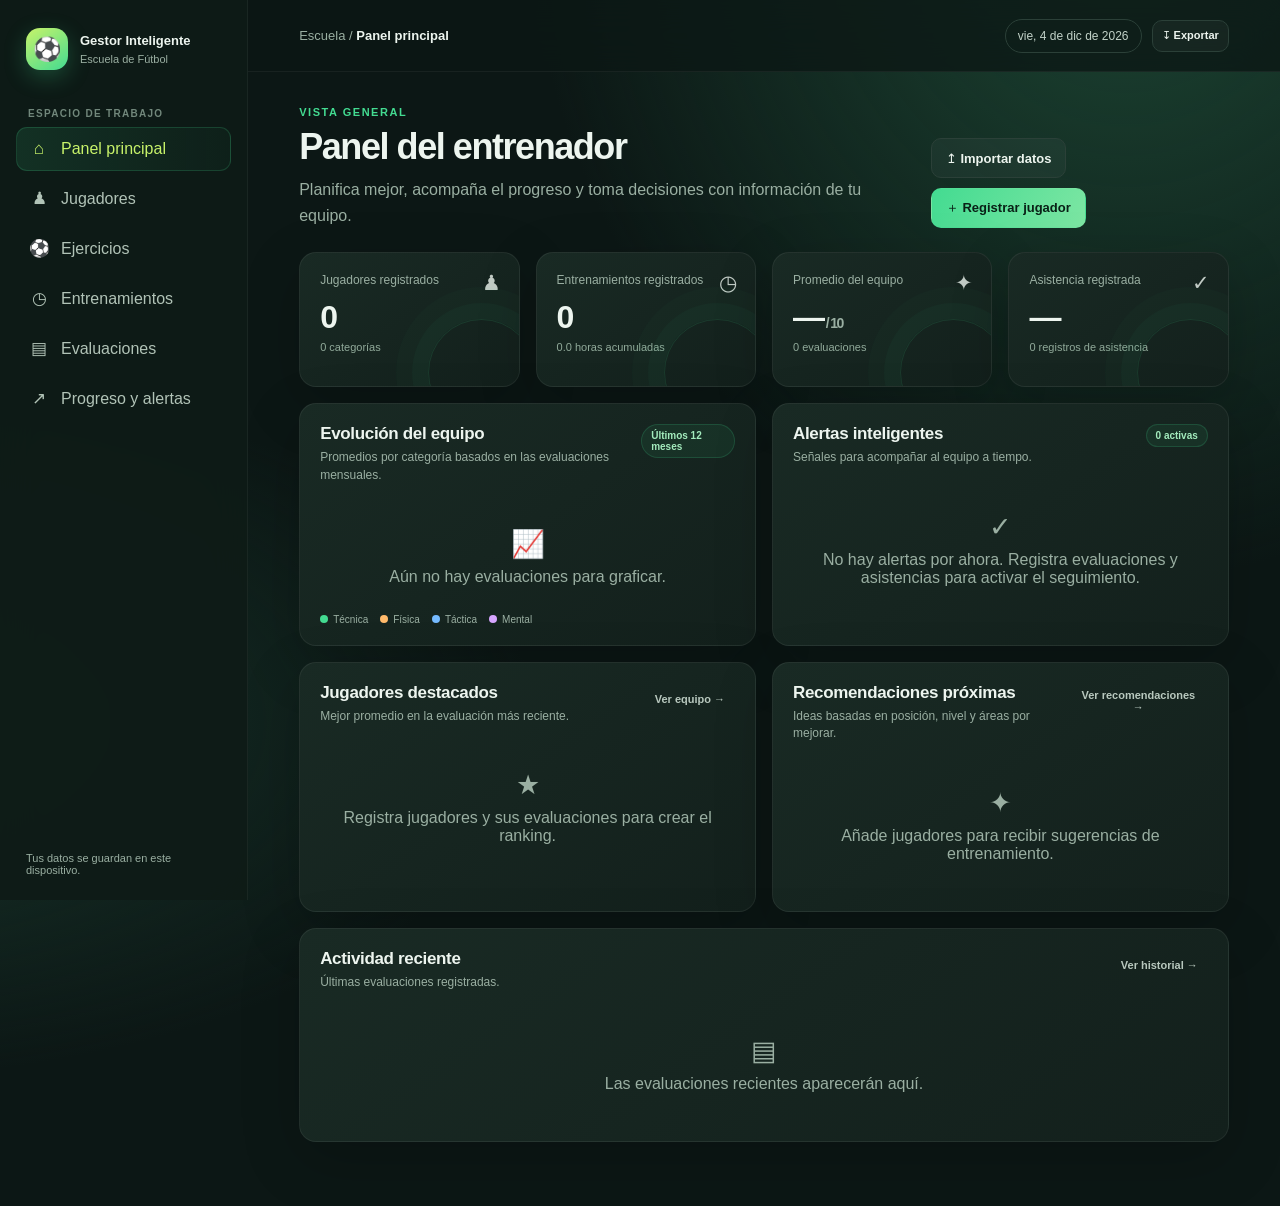
<file: index.html>
<!DOCTYPE html>
<html lang="es">
<head>
  <meta charset="UTF-8">
  <meta name="viewport" content="width=device-width, initial-scale=1">
  <meta name="theme-color" content="#0c1715">
  <title>Gestor Inteligente para Escuela de Fútbol</title>
  <style>
    :root {
      color-scheme: dark;
      --bg: #0c1715;
      --surface: #14221e;
      --surface-2: #192a24;
      --line: #2b4038;
      --text: #edf5ef;
      --muted: #9aafa2;
      --green: #43db91;
      --green-dark: #1e8c5c;
      --lime: #c8f36a;
      --blue: #75baff;
      --orange: #ffba6b;
      --red: #ff7777;
      --shadow: 0 18px 60px #0003;
      font-family: Inter, "Segoe UI", Arial, sans-serif;
      font-synthesis: none;
      background: var(--bg);
      color: var(--text);
    }

    * { box-sizing: border-box; }

    body {
      min-width: 320px;
      min-height: 100vh;
      margin: 0;
      background:
        radial-gradient(ellipse at 88% -12%, #1d4835 0, transparent 38%),
        radial-gradient(ellipse at -15% 60%, #18352b 0, transparent 35%),
        var(--bg);
    }

    button, input, select, textarea { font: inherit; }
    button { cursor: pointer; }
    button:focus-visible, input:focus-visible, select:focus-visible, textarea:focus-visible {
      outline: 3px solid var(--lime);
      outline-offset: 2px;
    }

    .app-shell { min-height: 100vh; }
    .hidden { display: none !important; }
    .account-menu { display: flex; align-items: center; gap: 8px; }
    .account-name { max-width: 180px; overflow: hidden; text-overflow: ellipsis; white-space: nowrap; color: var(--text); font-size: 12px; }
    .sidebar {
      position: fixed;
      z-index: 5;
      inset: 0 auto 0 0;
      display: flex;
      width: 248px;
      flex-direction: column;
      padding: 24px 16px;
      border-right: 1px solid #ffffff0d;
      background: #0e1b17ed;
      backdrop-filter: blur(18px);
    }

    .brand {
      display: flex;
      align-items: center;
      gap: 12px;
      padding: 4px 10px 26px;
    }

    .brand-mark {
      display: grid;
      width: 42px;
      height: 42px;
      place-items: center;
      border-radius: 14px;
      background: linear-gradient(145deg, var(--lime), var(--green));
      color: #10241b;
      font-size: 23px;
      font-weight: 900;
      box-shadow: 0 7px 22px #43db9140;
    }

    .brand strong { display: block; font-size: 13px; line-height: 1.25; }
    .brand small { display: block; margin-top: 4px; color: var(--muted); font-size: 11px; }
    .nav-label {
      padding: 12px 12px 8px;
      color: #71877b;
      font-size: 10px;
      font-weight: 800;
      letter-spacing: .13em;
      text-transform: uppercase;
    }

    .nav-list { display: grid; gap: 5px; }
    .nav-button {
      display: flex;
      align-items: center;
      gap: 12px;
      width: 100%;
      padding: 11px 12px;
      border: 1px solid transparent;
      border-radius: 11px;
      background: transparent;
      color: #b1c3b7;
      text-align: left;
      transition: .18s ease;
    }
    .nav-button:hover { background: #ffffff09; color: var(--text); }
    .nav-button.active {
      border-color: #43db912e;
      background: linear-gradient(90deg, #43db911e, #43db9108);
      color: var(--lime);
    }
    .nav-icon { width: 20px; color: inherit; font-size: 17px; text-align: center; }
    .sidebar-footer { margin-top: auto; padding: 14px 10px 0; color: var(--muted); font-size: 11px; }

    .main-area { min-height: 100vh; margin-left: 248px; }
    .topbar {
      position: sticky;
      z-index: 4;
      top: 0;
      display: flex;
      min-height: 72px;
      align-items: center;
      justify-content: space-between;
      gap: 16px;
      padding: 12px clamp(20px, 4vw, 52px);
      border-bottom: 1px solid #ffffff0d;
      background: #0c1715c9;
      backdrop-filter: blur(18px);
    }
    .breadcrumb { color: var(--muted); font-size: 13px; }
    .breadcrumb strong { color: var(--text); }
    .top-actions { display: flex; align-items: center; gap: 10px; }
    .today-chip {
      padding: 9px 12px;
      border: 1px solid var(--line);
      border-radius: 999px;
      color: #c2d2c8;
      font-size: 12px;
    }
    .content { width: min(1500px, 100%); margin: 0 auto; padding: 34px clamp(20px, 4vw, 52px) 64px; }
    .page-heading { display: flex; align-items: flex-end; justify-content: space-between; gap: 18px; margin-bottom: 24px; }
    .eyebrow { margin-bottom: 8px; color: var(--green); font-size: 11px; font-weight: 800; letter-spacing: .14em; text-transform: uppercase; }
    h1 { margin: 0; font-size: clamp(26px, 4vw, 36px); letter-spacing: -.04em; }
    .page-description { max-width: 690px; margin: 9px 0 0; color: var(--muted); line-height: 1.6; }
    h2, h3, p { margin-top: 0; }
    h2 { margin-bottom: 5px; font-size: 17px; letter-spacing: -.02em; }
    h3 { margin-bottom: 6px; font-size: 15px; }
    .muted { color: var(--muted); }
    .small { font-size: 12px; }
    .row { display: flex; align-items: center; gap: 10px; }
    .row.wrap { flex-wrap: wrap; }
    .row.between { justify-content: space-between; }
    .stack { display: grid; gap: 16px; }
    .grid { display: grid; gap: 16px; }
    .grid-2 { grid-template-columns: repeat(2, minmax(0, 1fr)); }
    .grid-3 { grid-template-columns: repeat(3, minmax(0, 1fr)); }
    .grid-4 { grid-template-columns: repeat(4, minmax(0, 1fr)); }

    .card {
      min-width: 0;
      padding: 20px;
      border: 1px solid #ffffff10;
      border-radius: 17px;
      background: linear-gradient(145deg, #192a24, #13201c);
      box-shadow: var(--shadow);
      animation: enter .3s ease both;
    }
    @keyframes enter { from { opacity: 0; transform: translateY(7px); } to { opacity: 1; transform: translateY(0); } }
    .card-header { display: flex; align-items: flex-start; justify-content: space-between; gap: 12px; margin-bottom: 16px; }
    .card-header p { margin: 4px 0 0; color: var(--muted); font-size: 12px; line-height: 1.45; }

    .button {
      display: inline-flex;
      min-height: 40px;
      align-items: center;
      justify-content: center;
      gap: 8px;
      padding: 9px 14px;
      border: 1px solid transparent;
      border-radius: 10px;
      background: linear-gradient(120deg, var(--green), #7de6a3);
      color: #092016;
      font-size: 13px;
      font-weight: 800;
      transition: transform .15s ease, filter .15s ease;
    }
    .button:hover { filter: brightness(1.08); transform: translateY(-1px); }
    .button.secondary { border-color: var(--line); background: #ffffff09; color: var(--text); }
    .button.ghost { min-height: 34px; padding: 6px 9px; border-color: transparent; background: transparent; color: #b8c8be; }
    .button.danger { border-color: #ff777735; background: #ff777718; color: #ff9b9b; }
    .button.small-button { min-height: 32px; padding: 5px 9px; font-size: 11px; }
    .button:disabled { cursor: not-allowed; opacity: .45; transform: none; }

    .metric-card { position: relative; overflow: hidden; min-height: 135px; }
    .metric-card::after { position: absolute; right: -16px; bottom: -40px; width: 105px; height: 105px; border: 1px solid #43db9120; border-radius: 50%; content: ""; box-shadow: 0 0 0 16px #43db9108, 0 0 0 32px #43db9105; }
    .metric-label { color: var(--muted); font-size: 12px; }
    .metric-value { margin: 12px 0 5px; font-size: 32px; font-weight: 800; letter-spacing: -.05em; }
    .metric-foot { color: #91aa9a; font-size: 11px; }
    .metric-icon { position: absolute; top: 18px; right: 18px; font-size: 21px; opacity: .8; }

    .toolbar { display: flex; flex-wrap: wrap; align-items: center; gap: 10px; margin-bottom: 16px; }
    .toolbar .search { flex: 1 1 230px; }
    .input, .select, .textarea {
      width: 100%;
      min-height: 41px;
      padding: 10px 12px;
      border: 1px solid #344a40;
      border-radius: 10px;
      background: #0e1915;
      color: var(--text);
    }
    .textarea { min-height: 85px; resize: vertical; }
    .input::placeholder, .textarea::placeholder { color: #75897d; }
    .field { display: grid; gap: 7px; }
    .field > span { color: #b9cbbf; font-size: 12px; font-weight: 650; }
    .form-grid { display: grid; grid-template-columns: repeat(2, minmax(0, 1fr)); gap: 14px; }
    .form-grid .full { grid-column: 1 / -1; }
    .form-actions { display: flex; justify-content: flex-end; gap: 9px; margin-top: 18px; }
    .form-error { min-height: 17px; margin: 10px 0 0; color: var(--red); font-size: 12px; }
    .inline-form { padding: 18px; border: 1px solid var(--line); border-radius: 14px; background: #0f1b16; }

    .player-grid, .exercise-grid { display: grid; grid-template-columns: repeat(3, minmax(0, 1fr)); gap: 14px; }
    .player-card { padding: 17px; border: 1px solid #ffffff10; border-radius: 15px; background: #172720; }
    .avatar { display: grid; width: 43px; height: 43px; flex: 0 0 auto; place-items: center; border: 1px solid #8be6ad35; border-radius: 14px; background: #43db9118; color: var(--lime); font-weight: 850; }
    .player-name { margin: 0; font-size: 15px; }
    .player-meta { margin: 5px 0 13px; color: var(--muted); font-size: 11px; }
    .player-stats { display: grid; grid-template-columns: repeat(3, 1fr); gap: 7px; padding: 10px 0; border-top: 1px solid #ffffff0d; border-bottom: 1px solid #ffffff0d; }
    .player-stats strong { display: block; font-size: 14px; }
    .player-stats span { color: var(--muted); font-size: 10px; }
    .card-actions { display: flex; flex-wrap: wrap; gap: 3px; margin-top: 10px; }
    .badge { display: inline-flex; align-items: center; padding: 5px 9px; border: 1px solid #43db912c; border-radius: 999px; background: #43db9112; color: #a3ebbd; font-size: 10px; font-weight: 750; }
    .badge.blue { border-color: #75baff35; background: #75baff12; color: #9bcaff; }
    .badge.orange { border-color: #ffba6b35; background: #ffba6b12; color: #ffca8d; }
    .badge.red { border-color: #ff777735; background: #ff777712; color: #ff9999; }
    .category-tech { color: var(--lime); }
    .category-tactic { color: var(--blue); }
    .category-physical { color: var(--orange); }
    .category-mental { color: #d6a5ff; }

    .exercise-card { padding: 17px; border: 1px solid #ffffff10; border-radius: 14px; background: #172720; }
    .exercise-card p { margin: 8px 0; color: #b4c5ba; font-size: 12px; line-height: 1.5; }
    .exercise-card .exercise-material { color: #819589; font-size: 11px; }
    .exercise-tags { display: flex; flex-wrap: wrap; gap: 6px; margin-top: 12px; }
    .exercise-actions { display: flex; gap: 8px; margin-top: 14px; }
    .exercise-demo {
      height: 150px;
      margin-top: 14px;
      overflow: hidden;
      border: 1px solid #ffffff16;
      border-radius: 12px;
      background: #1a3b2e;
    }
    .exercise-demo svg { width: 100%; height: 100%; display: block; }
    .exercise-demo .demo-label { fill: #edf5ef; font-family: Inter, "Segoe UI", Arial, sans-serif; font-size: 10px; font-weight: 700; }
    .exercise-guide { margin-top: 12px; padding-top: 12px; border-top: 1px solid #ffffff10; }
    .exercise-guide ol { margin: 8px 0 12px; padding-left: 20px; color: #cfdbd2; font-size: 12px; line-height: 1.65; }
    .exercise-timer { min-width: 82px; font-size: 24px; font-weight: 800; text-align: right; }

    .table-wrap { overflow-x: auto; }
    table { width: 100%; border-collapse: collapse; font-size: 12px; }
    th { padding: 10px; color: #859a8d; font-size: 10px; letter-spacing: .08em; text-align: left; text-transform: uppercase; }
    td { padding: 12px 10px; border-top: 1px solid #ffffff0d; color: #cfdbd2; vertical-align: middle; }
    tbody tr:hover { background: #ffffff05; }

    .alert-list, .recommendation-list { display: grid; gap: 9px; }
    .alert-item, .recommendation-item { display: flex; gap: 11px; padding: 12px; border: 1px solid #ffffff0d; border-radius: 12px; background: #ffffff05; }
    .alert-dot { width: 9px; height: 9px; flex: 0 0 auto; margin-top: 5px; border-radius: 50%; background: var(--orange); box-shadow: 0 0 13px currentColor; }
    .alert-dot.high { background: var(--red); }
    .alert-item strong, .recommendation-item strong { display: block; margin-bottom: 3px; font-size: 12px; }
    .alert-item p, .recommendation-item p { margin: 0; color: var(--muted); font-size: 11px; line-height: 1.45; }
    .recommendation-item .rec-number { color: var(--green); font-weight: 850; }

    .chart { width: 100%; min-height: 220px; }
    .chart svg { display: block; width: 100%; height: 220px; overflow: visible; }
    .chart .grid-line { stroke: #ffffff12; stroke-width: 1; }
    .chart .axis-label { fill: #80958a; font: 10px "Segoe UI", sans-serif; }
    .chart .chart-line { fill: none; stroke: var(--green); stroke-linecap: round; stroke-linejoin: round; stroke-width: 3; }
    .chart .chart-dot { fill: var(--lime); stroke: #193126; stroke-width: 2; }
    .chart .chart-area { fill: url(#chartFill); }
    .chart-legend { display: flex; flex-wrap: wrap; gap: 12px; color: var(--muted); font-size: 10px; }
    .chart-legend span::before { display: inline-block; width: 8px; height: 8px; margin-right: 5px; border-radius: 50%; background: var(--green); content: ""; }
    .chart-legend .physical::before { background: var(--orange); }
    .chart-legend .tactic::before { background: var(--blue); }
    .chart-legend .mental::before { background: #d6a5ff; }

    .empty-state { padding: 28px 14px; color: var(--muted); text-align: center; }
    .empty-state .empty-icon { margin-bottom: 8px; font-size: 27px; }
    .notice { margin-bottom: 16px; padding: 12px 14px; border: 1px solid #ffba6b40; border-radius: 11px; background: #ffba6b12; color: #ffcb91; font-size: 12px; }
    .toast { position: fixed; z-index: 20; right: 22px; bottom: 22px; max-width: min(390px, calc(100vw - 40px)); padding: 13px 17px; border: 1px solid #43db9150; border-radius: 12px; background: #192b23; color: var(--text); box-shadow: var(--shadow); animation: enter .2s ease; }
    .toast.error { border-color: #ff777760; }
    .hidden { display: none !important; }
    .progress-track { height: 7px; overflow: hidden; border-radius: 99px; background: #ffffff12; }
    .progress-fill { height: 100%; border-radius: inherit; background: linear-gradient(90deg, var(--green), var(--lime)); }
    .score-bar { display: grid; grid-template-columns: 120px 1fr 28px; align-items: center; gap: 10px; margin: 10px 0; font-size: 11px; }
    .score-bar .progress-track { height: 6px; }
    .score-bar strong { text-align: right; }
    .select-small { width: auto; min-width: 130px; }
    .rating-grid { display: grid; grid-template-columns: repeat(3, minmax(0, 1fr)); gap: 9px 14px; }
    .rating-grid .field { grid-template-columns: 1fr 90px; align-items: center; gap: 8px; }
    .rating-grid .field > span { font-size: 11px; }
    .file-input { display: none; }

    @media (max-width: 1150px) {
      .grid-4 { grid-template-columns: repeat(2, minmax(0, 1fr)); }
      .player-grid, .exercise-grid { grid-template-columns: repeat(2, minmax(0, 1fr)); }
    }
    @media (max-width: 800px) {
      .sidebar { position: sticky; inset: 0 0 auto; width: 100%; height: auto; padding: 10px 12px; border-right: 0; border-bottom: 1px solid #ffffff10; }
      .brand { padding: 2px 5px 9px; }
      .brand-mark { width: 34px; height: 34px; border-radius: 11px; font-size: 18px; }
      .nav-label, .sidebar-footer { display: none; }
      .nav-list { display: flex; overflow-x: auto; gap: 5px; padding-bottom: 2px; }
      .nav-button { width: auto; flex: 0 0 auto; padding: 8px 10px; font-size: 11px; white-space: nowrap; }
      .nav-icon { width: auto; font-size: 14px; }
      .main-area { margin-left: 0; }
      .topbar { position: relative; min-height: 52px; padding: 10px 18px; }
      .content { padding: 25px 18px 45px; }
    }
    @media (max-width: 600px) {
      .grid-2, .grid-3, .grid-4, .player-grid, .exercise-grid { grid-template-columns: 1fr; }
      .page-heading { align-items: flex-start; flex-direction: column; }
      .page-heading .button { width: 100%; }
      .form-grid { grid-template-columns: 1fr; }
      .form-grid .full { grid-column: auto; }
      .rating-grid { grid-template-columns: 1fr; }
      .today-chip { display: none; }
      .score-bar { grid-template-columns: 100px 1fr 24px; }
      .tool-actions { width: 100%; }
      .tool-actions > * { flex: 1; }
    }
    @media (prefers-reduced-motion: reduce) {
      *, *::before, *::after { scroll-behavior: auto !important; animation-duration: .01ms !important; transition-duration: .01ms !important; }
    }
  </style>
</head>
<body>
  <div class="app-shell" id="app-shell">
    <aside class="sidebar">
      <div class="brand">
        <div class="brand-mark" aria-hidden="true">⚽</div>
        <div><strong>Gestor Inteligente</strong><small>Escuela de Fútbol</small></div>
      </div>
      <div class="nav-label">Espacio de trabajo</div>
      <nav class="nav-list" aria-label="Navegación principal">
        <button class="nav-button active" data-page="dashboard"><span class="nav-icon">⌂</span>Panel principal</button>
        <button class="nav-button" data-page="players"><span class="nav-icon">♟</span>Jugadores</button>
        <button class="nav-button" data-page="exercises"><span class="nav-icon">⚽</span>Ejercicios</button>
        <button class="nav-button" data-page="sessions"><span class="nav-icon">◷</span>Entrenamientos</button>
        <button class="nav-button" data-page="evaluations"><span class="nav-icon">▤</span>Evaluaciones</button>
        <button class="nav-button" data-page="progress"><span class="nav-icon">↗</span>Progreso y alertas</button>
      </nav>
      <div class="sidebar-footer">Tus datos se guardan en este dispositivo.</div>
    </aside>
    <div class="main-area">
      <header class="topbar">
        <div class="breadcrumb">Escuela / <strong id="breadcrumb-current">Panel principal</strong></div>
        <div class="top-actions">
          <span class="today-chip" id="today-chip"></span>
          <button class="button secondary small-button" id="export-group-top" type="button">↧ Exportar</button>
        </div>
      </header>
      <main class="content" id="app-content" tabindex="-1"></main>
    </div>
  </div>
  <div id="toast" class="toast hidden" role="status"></div>
  <input id="import-file" class="file-input" type="file" accept="application/json,.json">

  <script>
    "use strict";

    const STORAGE_KEY = "gestor-inteligente-escuela-futbol-v1";
    let currentAccount = null;
    const categories = {
      Tecnica: ["Pase", "Control", "Regate", "Tiro"],
      Fisica: ["Velocidad", "Resistencia", "Fuerza", "Agilidad"],
      Tactica: ["Posicionamiento", "Vision de juego", "Comprension tactica"],
      Mental: ["Disciplina", "Concentracion", "Motivacion", "Liderazgo"]
    };
    const metrics = Object.entries(categories).flatMap(([category, items]) =>
      items.map((name) => ({ category, name }))
    );
    const categoryClass = { Tecnica: "category-tech", Tactica: "category-tactic", Fisica: "category-physical", Psicologica: "category-mental" };
    const metricCategory = {
      Pase: "Tecnica", Control: "Tecnica", Regate: "Tecnica", Tiro: "Tecnica",
      Velocidad: "Fisica", Resistencia: "Fisica", Fuerza: "Fisica", Agilidad: "Fisica",
      Posicionamiento: "Tactica", "Vision de juego": "Tactica", "Comprension tactica": "Tactica",
      Disciplina: "Mental", Concentracion: "Mental", Motivacion: "Mental", Liderazgo: "Mental"
    };

    const exerciseSeed = [
      ["Técnica","Conducción en carriles","Mejorar el dominio del balón a distintas velocidades.","Conduce el balón por carriles marcados; alterna superficies de contacto y cambia de dirección a la señal.","Conos, balones",12,"Media","Básico"],
      ["Técnica","Circuito de pase corto","Perfeccionar precisión y perfil corporal en pases cortos.","En grupos de tres, realizar pases a uno o dos toques y cambiar de posición tras cada pase.","Balones, conos",15,"Media","Todos"],
      ["Técnica","Pase largo por zonas","Mejorar distancia y precisión en el pase largo.","Buscar que el balón llegue a zonas objetivo, alternando pierna dominante y no dominante.","Balones, conos, petos",18,"Media","Intermedio"],
      ["Técnica","Recepción bajo presión","Asegurar la recepción orientada con un rival cercano.","Recibir un pase, proteger el balón y jugar con un compañero antes de perder la posesión.","Balones, petos",15,"Alta","Intermedio"],
      ["Técnica","Control orientado y salida","Orientar el primer toque hacia el espacio libre.","Recibir desde diferentes ángulos y controlar hacia una puerta de conos para continuar la jugada.","Balones, conos",12,"Media","Todos"],
      ["Técnica","Regate 1 contra 1","Desarrollar fintas, cambio de ritmo y protección del balón.","Superar al defensor en un espacio reducido y conducir hasta una línea de finalización.","Balones, petos, conos",16,"Alta","Intermedio"],
      ["Técnica","Finalización en movimiento","Mejorar definición tras conducción y pase.","Alternar conducciones y paredes antes de rematar a portería desde distintas zonas.","Balones, portería, conos",20,"Alta","Intermedio"],
      ["Técnica","Reto de precisión","Aumentar la precisión del tiro y la selección del objetivo.","Rematar a zonas señaladas de la portería desde varias posiciones, registrando aciertos.","Balones, portería, objetivos",15,"Media","Todos"],
      ["Táctica","Rondo de posesión","Mejorar apoyos, líneas de pase y velocidad de circulación.","Mantener la posesión en superioridad numérica y cambiar al jugador que presiona tras recuperar.","Balones, petos",15,"Alta","Todos"],
      ["Táctica","Coberturas defensivas","Coordinar ayudas y equilibrio defensivo.","En parejas, orientar al atacante mientras el compañero cubre el espacio y cierra la línea de pase.","Balones, conos, petos",18,"Media","Intermedio"],
      ["Táctica","Presión tras pérdida","Reaccionar colectivamente durante los primeros segundos tras perder el balón.","El equipo intenta recuperar el balón inmediatamente; si no lo logra, reorganiza sus líneas.","Balones, petos",16,"Alta","Avanzado"],
      ["Táctica","Transición defensa-ataque","Mejorar la salida rápida después de recuperar el balón.","Tras una recuperación, encontrar una opción de pase hacia adelante y progresar hacia portería.","Balones, petos, porterías",20,"Alta","Intermedio"],
      ["Táctica","Sistemas de juego en zonas","Comprender ocupación de espacios y funciones por línea.","Practicar movimientos del sistema elegido con balón y pausas breves para corregir posiciones.","Conos, petos, balones",22,"Media","Avanzado"],
      ["Física","Aceleraciones de 10 metros","Desarrollar la velocidad de reacción y aceleración inicial.","Realizar salidas variadas hacia una marca; recuperar completamente entre repeticiones.","Conos, cronómetro",12,"Alta","Todos"],
      ["Física","Resistencia aeróbica con balón","Sostener esfuerzos moderados y mantener calidad técnica.","Completar bloques de carrera y conducción intercalados con pausas activas.","Balones, conos",20,"Media","Todos"],
      ["Física","Fuerza funcional unilateral","Mejorar estabilidad y fuerza aplicable a cambios de dirección.","Realizar zancadas, equilibrio y saltos controlados con técnica supervisada.","Conos, bandas opcionales",16,"Media","Intermedio"],
      ["Física","Saltos y potencia","Desarrollar potencia de piernas con aterrizajes seguros.","Alternar saltos cortos y aceleraciones, priorizando control y calidad sobre cantidad.","Conos, escalera opcional",12,"Alta","Intermedio"],
      ["Física","Agilidad en cuadrícula","Mejorar frenadas, giros y coordinación de pies.","Responder a señales del entrenador recorriendo diferentes patrones en una cuadrícula.","Conos, escalera",12,"Alta","Todos"],
      ["Psicológica","Rutina de concentración","Entrenar atención antes de ejecutar una acción técnica.","Observar una señal, recordar una consigna y resolver la tarea con distracciones controladas.","Balones, tarjetas de señales",10,"Baja","Todos"],
      ["Psicológica","Liderazgo rotativo","Practicar comunicación positiva y toma de iniciativa.","Rotar la capitanía en un juego reducido; cada líder propone una consigna sencilla y anima al grupo.","Balones, petos",15,"Baja","Todos"],
      ["Psicológica","Desafío de equipo","Fortalecer cooperación y responsabilidad compartida.","El equipo alcanza una meta de pases con roles rotativos y reflexión final sobre la colaboración.","Balones, conos",12,"Media","Todos"],
      ["Psicológica","Decidir antes de recibir","Acelerar la lectura del juego y la toma de decisiones.","Antes del control, observar opciones y elegir pase, conducción o protección según la señal del entorno.","Balones, petos, conos",15,"Media","Intermedio"]
    ].map(([category,name,objective,description,materials,duration,intensity,level], index) => ({
      id: `exercise-${index + 1}`, category, name, objective, description, materials, duration, intensity, level
    }));

    let state = loadState();
    let currentPage = "dashboard";
    let playerSearch = "";
    let exerciseSearch = "";
    let exerciseCategoryFilter = "Todas";
    let editingPlayerId = null;
    let toastTimeout = null;
    let pendingExerciseId = null;

    function getDataKey() {
      return STORAGE_KEY;
    }

    function loadState() {
      const fallback = { players: [], sessions: [], evaluations: [], exercises: exerciseSeed };
      try {
        const saved = localStorage.getItem(getDataKey());
        if (!saved) return fallback;
        const parsed = JSON.parse(saved);
        return {
          players: Array.isArray(parsed.players) ? parsed.players : [],
          sessions: Array.isArray(parsed.sessions) ? parsed.sessions : [],
          evaluations: Array.isArray(parsed.evaluations) ? parsed.evaluations : [],
          exercises: Array.isArray(parsed.exercises) && parsed.exercises.length ? parsed.exercises : exerciseSeed
        };
      } catch (error) {
        window.setTimeout(() => notify("No se pudieron cargar los datos guardados. Revisa el almacenamiento del navegador.", true), 0);
        return fallback;
      }
    }

    function saveState() {
      try {
        localStorage.setItem(getDataKey(), JSON.stringify(state));
        return true;
      } catch (error) {
        notify("No se pudieron guardar los cambios. El almacenamiento puede estar lleno o deshabilitado.", true);
        return false;
      }
    }

    function notify(message, isError = false) {
      const toast = document.querySelector("#toast");
      toast.textContent = message;
      toast.classList.toggle("error", isError);
      toast.classList.remove("hidden");
      window.clearTimeout(toastTimeout);
      toastTimeout = window.setTimeout(() => toast.classList.add("hidden"), 3400);
    }

    function escapeHtml(value) {
      return String(value ?? "").replace(/[&<>"']/g, (character) => ({
        "&": "&amp;", "<": "&lt;", ">": "&gt;", '"': "&quot;", "'": "&#39;"
      })[character]);
    }

    function safeNumber(value, digits = 1) {
      return Number.isFinite(Number(value)) ? Number(value).toFixed(digits) : "0";
    }

    function uid(prefix) {
      return `${prefix}-${Date.now().toString(36)}-${Math.random().toString(36).slice(2, 8)}`;
    }

    function dateToday() {
      const now = new Date();
      return `${now.getFullYear()}-${String(now.getMonth() + 1).padStart(2, "0")}-${String(now.getDate()).padStart(2, "0")}`;
    }

    function formatDate(date) {
      if (!date) return "Sin fecha";
      const parsed = new Date(`${date}T12:00:00`);
      return Number.isNaN(parsed.getTime()) ? date : parsed.toLocaleDateString("es-MX", { day: "2-digit", month: "short", year: "numeric" });
    }

    function slug(text) {
      return String(text).normalize("NFD").replace(/[\u0300-\u036f]/g, "").toLowerCase();
    }

    function playerName(playerId) {
      return state.players.find((player) => player.id === playerId)?.name || "Jugador eliminado";
    }

    function playerEvaluations(playerId) {
      return state.evaluations.filter((evaluation) => evaluation.playerId === playerId)
        .sort((a, b) => a.date.localeCompare(b.date) || a.createdAt - b.createdAt);
    }

    function playerSessions(playerId) {
      return state.sessions.filter((session) => session.playerId === playerId)
        .sort((a, b) => a.date.localeCompare(b.date) || a.createdAt - b.createdAt);
    }

    function evaluationAverage(evaluation) {
      const values = metrics.map((metric) => Number(evaluation.scores?.[metric.name])).filter(Number.isFinite);
      return values.length ? values.reduce((sum, value) => sum + value, 0) / values.length : 0;
    }

    function latestEvaluation(playerId) {
      return playerEvaluations(playerId).at(-1) || null;
    }

    function currentPlayerAverage(playerId) {
      const evaluation = latestEvaluation(playerId);
      return evaluation ? evaluationAverage(evaluation) : null;
    }

    function categoryAverages(evaluation) {
      return Object.fromEntries(Object.entries(categories).map(([category, names]) => {
        const values = names.map((name) => Number(evaluation?.scores?.[name])).filter(Number.isFinite);
        return [category, values.length ? values.reduce((sum, value) => sum + value, 0) / values.length : 0];
      }));
    }

    function overallAverage() {
      const values = state.players.map((player) => currentPlayerAverage(player.id)).filter(Number.isFinite);
      return values.length ? values.reduce((sum, value) => sum + value, 0) / values.length : 0;
    }

    function performanceByPeriod(period = "month") {
      const byMonth = new Map();
      state.evaluations.forEach((evaluation) => {
        const key = evaluation.date.slice(0, period === "year" ? 4 : 7);
        if (!key) return;
        if (!byMonth.has(key)) byMonth.set(key, []);
        byMonth.get(key).push(evaluation);
      });
      return [...byMonth.entries()].sort(([a], [b]) => a.localeCompare(b)).slice(-12);
    }

    function monthLabel(month) {
      const [year, number] = month.split("-").map(Number);
      return new Date(year, number - 1, 1).toLocaleDateString("es-MX", { month: "short", year: "2-digit" });
    }

    function categoryChartSvg(category = "all", period = "month") {
      const entries = performanceByPeriod(period);
      if (!entries.length) return emptyState("📈", "Aún no hay evaluaciones para graficar.");
      const chartWidth = 620, chartHeight = 205, left = 42, right = 12, top = 14, bottom = 32;
      const plotW = chartWidth - left - right, plotH = chartHeight - top - bottom;
      const lines = category === "all" ? Object.keys(categories) : [category];
      const colors = { Tecnica: "#c8f36a", Fisica: "#ffba6b", Tactica: "#75baff", Mental: "#d6a5ff" };
      const x = (index) => left + (entries.length < 2 ? plotW / 2 : index * plotW / (entries.length - 1));
      const y = (score) => top + plotH - (score / 10) * plotH;
      const grid = [0, 2, 4, 6, 8, 10].map((score) =>
        `<line class="grid-line" x1="${left}" y1="${y(score)}" x2="${chartWidth - right}" y2="${y(score)}"></line><text class="axis-label" x="${left - 10}" y="${y(score) + 3}" text-anchor="end">${score}</text>`
      ).join("");
      const labels = entries.map(([key], index) =>
        `<text class="axis-label" x="${x(index)}" y="${chartHeight - 8}" text-anchor="middle">${escapeHtml(period === "year" ? key : monthLabel(key))}</text>`
      ).join("");
      const paths = lines.map((categoryName) => {
        const points = entries.map(([, evaluations], index) => {
          const scores = evaluations.map((evaluation) => categoryAverages(evaluation)[categoryName]).filter((score) => score > 0);
          const average = scores.length ? scores.reduce((sum, score) => sum + score, 0) / scores.length : 0;
          return { x: x(index), y: y(average), score: average };
        });
        if (!points.some((point) => point.score > 0)) return "";
        const path = points.map((point, index) => `${index ? "L" : "M"}${point.x},${point.y}`).join(" ");
        const dots = points.filter((point) => point.score > 0).map((point) =>
          `<circle cx="${point.x}" cy="${point.y}" r="4" fill="${colors[categoryName]}"><title>${categoryName}: ${point.score.toFixed(1)} / 10</title></circle>`
        ).join("");
        return `<path d="${path}" fill="none" stroke="${colors[categoryName]}" stroke-width="2.5" stroke-linecap="round" stroke-linejoin="round"></path>${dots}`;
      }).join("");
      return `<div class="chart"><svg viewBox="0 0 ${chartWidth} ${chartHeight}" role="img" aria-label="Evolución mensual de evaluaciones, escala de 0 a 10">${grid}${labels}${paths}</svg></div>`;
    }

    function emptyState(icon, message) {
      return `<div class="empty-state"><div class="empty-icon">${icon}</div>${escapeHtml(message)}</div>`;
    }

    function alertsForPlayer(player) {
      const alerts = [];
      const evaluations = playerEvaluations(player.id);
      const latest = evaluations.at(-1);
      const previous = evaluations.at(-2);
      if (latest && previous) {
        const change = evaluationAverage(latest) - evaluationAverage(previous);
        if (change <= -0.7) alerts.push({ level: "high", title: `${player.name}: descenso de rendimiento`, text: `El promedio bajó ${Math.abs(change).toFixed(1)} puntos respecto a la evaluación anterior.` });
        const averages = categoryAverages(latest);
        Object.entries(averages).filter(([, value]) => value > 0 && value < 5).forEach(([category, value]) =>
          alerts.push({ level: "normal", title: `${player.name}: área por reforzar`, text: `${category} tiene un promedio de ${value.toFixed(1)} / 10.` })
        );
      } else if (latest) {
        Object.entries(categoryAverages(latest)).filter(([, value]) => value > 0 && value < 5).forEach(([category, value]) =>
          alerts.push({ level: "normal", title: `${player.name}: área por reforzar`, text: `${category} tiene un promedio de ${value.toFixed(1)} / 10.` })
        );
      }
      const sessions = playerSessions(player.id);
      const absences = sessions.filter((session) => session.attendance === "Ausente").length;
      const attendance = sessions.length ? (sessions.length - absences) / sessions.length : 1;
      if (absences >= 3 || (sessions.length >= 4 && attendance < .7)) {
        alerts.push({ level: "high", title: `${player.name}: asistencia baja`, text: `${absences} ausencias en ${sessions.length} registros (${Math.round(attendance * 100)}% de asistencia).` });
      }
      if (evaluations.length >= 3) {
        const recent = evaluations.slice(-3).map(evaluationAverage);
        if (Math.max(...recent) - Math.min(...recent) < .35) {
          alerts.push({ level: "normal", title: `${player.name}: posible estancamiento`, text: "Las últimas tres evaluaciones muestran pocos cambios en el promedio." });
        }
      }
      return alerts;
    }

    function getAllAlerts() {
      return state.players.flatMap(alertsForPlayer);
    }

    function recommendationFor(player) {
      const latest = latestEvaluation(player.id);
      const scores = latest?.scores || {};
      const weaknessText = slug(player.weaknesses || "");
      const strengthsText = slug(player.strengths || "");
      const position = slug(player.position || "");
      const priorities = [];

      metrics.forEach(({ name, category }) => {
        const value = Number(scores[name]);
        if (Number.isFinite(value) && value <= 6) {
          const aliases = {
            Pase: ["pase", "posesion"],
            Control: ["recepcion", "control orientado", "conduccion"],
            Regate: ["regate", "conduccion"],
            Tiro: ["finalizacion", "precision", "tiro"],
            Velocidad: ["aceleracion", "velocidad", "agilidad"],
            Resistencia: ["resistencia", "aerobica"],
            Fuerza: ["fuerza", "potencia"],
            Agilidad: ["agilidad", "aceleracion"],
            Posicionamiento: ["cobertura", "sistemas de juego", "presion"],
            "Vision de juego": ["posesion", "decision", "transicion"],
            "Comprension tactica": ["sistemas de juego", "transicion", "presion"],
            Disciplina: ["concentracion", "equipo"],
            Concentracion: ["concentracion", "decision"],
            Motivacion: ["equipo", "liderazgo"],
            Liderazgo: ["liderazgo", "equipo"]
          };
          (aliases[name] || [slug(name)]).forEach((term) =>
            priorities.push({ term, category, weight: 5.5 - value * .35 })
          );
        }
      });
      const weaknessTerms = [
        ["definicion", "finalizacion", "precision", "tiro"],
        ["pase", "precision de pase", "pase corto"],
        ["resistencia", "condicion fisica", "fondo"],
        ["velocidad", "aceleracion"],
        ["regate", "conduccion"],
        ["decision", "toma de decisiones", "concentracion"]
      ];
      weaknessTerms.forEach((terms) => {
        if (terms.some((term) => weaknessText.includes(term))) {
          terms.forEach((term) => priorities.push({ term, category: term.includes("decision") || term.includes("concentracion") ? "Psicologica" : "Tecnica", weight: 3 }));
        }
      });
      if (position.includes("delanter") || position.includes("extremo")) {
        priorities.push({ term: "finalizacion", category: "Tecnica", weight: 1.7 }, { term: "precision", category: "Tecnica", weight: 1.4 });
      }
      if (position.includes("portero")) priorities.push({ term: "agilidad", category: "Fisica", weight: 1.4 }, { term: "concentracion", category: "Psicologica", weight: 1 });
      if (position.includes("defensa")) priorities.push({ term: "cobertura", category: "Tactica", weight: 1.2 }, { term: "pase largo", category: "Tecnica", weight: .8 });
      if (position.includes("mediocamp")) priorities.push({ term: "posesion", category: "Tactica", weight: 1.2 }, { term: "vision de juego", category: "Tactica", weight: 1.2 });

      const candidates = state.exercises.map((exercise) => {
        const text = slug(`${exercise.name} ${exercise.objective} ${exercise.category}`);
        let score = 0;
        priorities.forEach((priority) => {
          if (text.includes(priority.term)) score += priority.weight;
          else if (slug(exercise.category).includes(slug(priority.category))) score += .2;
        });
        if (strengthsText && text.split(" ").some((word) => word.length > 4 && strengthsText.includes(word))) score -= .4;
        if (player.level === "Principiante" && exercise.level === "Avanzado") score -= 2;
        if (player.level === "Avanzado" && exercise.level === "Básico") score -= .2;
        return { exercise, score };
      }).sort((a, b) => b.score - a.score || a.exercise.duration - b.exercise.duration);

      const chosen = candidates.slice(0, 3);
      const recent = playerSessions(player.id).slice(-5);
      const hours = recent.reduce((sum, session) => sum + (session.attendance === "Presente" ? Number(session.minutes || 0) : 0), 0) / 60;
      const additions = [];
      const lowCategories = latest ? Object.entries(categoryAverages(latest)).filter(([, value]) => value > 0 && value < 6).map(([name]) => name) : [];
      if (lowCategories.includes("Fisica")) additions.push("Conviene reforzar la preparación física de forma progresiva y adecuada a su edad.");
      if (lowCategories.includes("Tecnica")) additions.push("Prioriza tareas técnicas con objetivos claros y retroalimentación breve.");
      if (lowCategories.includes("Tactica")) additions.push("Refuerza la lectura del juego con tareas reducidas y preguntas guiadas.");
      if (lowCategories.includes("Mental")) additions.push("Incluye consignas de concentración, confianza y comunicación positiva.");
      if (hours > 0) additions.push(`Acumula ${hours.toFixed(1)} h en sus últimos ${recent.length} registros de entrenamiento.`);
      if (!latest) additions.push("Registra una primera evaluación para personalizar las recomendaciones según su rendimiento.");
      return { exercises: chosen, notes: additions };
    }

    function playerProgress(player) {
      const evaluations = playerEvaluations(player.id);
      if (evaluations.length < 2) return null;
      const first = evaluationAverage(evaluations[0]);
      const last = evaluationAverage(evaluations.at(-1));
      return first > 0 ? ((last - first) / first) * 100 : null;
    }

    function playerCard(player) {
      const average = currentPlayerAverage(player.id);
      const sessions = playerSessions(player.id);
      const progress = playerProgress(player);
      const initials = player.name.split(/\s+/).slice(0, 2).map((part) => part[0]).join("").toUpperCase();
      return `<article class="player-card">
        <div class="row">
          <div class="avatar">${escapeHtml(initials)}</div>
          <div><h3 class="player-name">${escapeHtml(player.name)}</h3><div class="player-meta">${escapeHtml(player.category || "Sin categoría")} · ${escapeHtml(player.position || "Sin posición")}</div></div>
        </div>
        <div class="player-stats">
          <div><strong>${player.age} <span>años</span></strong><span>Edad</span></div>
          <div><strong>${average === null ? "—" : average.toFixed(1)}</strong><span>Promedio / 10</span></div>
          <div><strong>${progress === null ? "—" : `${progress >= 0 ? "+" : ""}${progress.toFixed(0)}%`}</strong><span>Mejora</span></div>
        </div>
        <p class="small muted" style="margin:11px 0 0">${sessions.length} registros · Nivel ${escapeHtml(player.level || "Intermedio")}</p>
        <div class="card-actions">
          <button class="button ghost small-button" data-action="edit-player" data-id="${escapeHtml(player.id)}">Editar</button>
          <button class="button ghost small-button" data-action="player-report" data-id="${escapeHtml(player.id)}">Reporte</button>
          <button class="button ghost small-button" data-action="evaluate-player" data-id="${escapeHtml(player.id)}">Evaluar</button>
          <button class="button ghost small-button" data-action="delete-player" data-id="${escapeHtml(player.id)}">Eliminar</button>
        </div>
      </article>`;
    }

    function scoreBars(evaluation) {
      return Object.entries(categoryAverages(evaluation)).map(([category, value]) => `
        <div class="score-bar"><span>${escapeHtml(category)}</span><div class="progress-track"><div class="progress-fill" style="width:${Math.max(0, Math.min(100, value * 10))}%"></div></div><strong>${value.toFixed(1)}</strong></div>`
      ).join("");
    }

    function renderDashboard() {
      const playersWithScores = state.players.map((player) => ({ player, average: currentPlayerAverage(player.id) })).filter((item) => item.average !== null);
      const featured = [...playersWithScores].sort((a, b) => b.average - a.average).slice(0, 4);
      const lowPerformers = playersWithScores.filter((item) => item.average < 5).sort((a, b) => a.average - b.average);
      const attendanceRecords = state.sessions;
      const presentCount = attendanceRecords.filter((session) => session.attendance === "Presente").length;
      const attendance = attendanceRecords.length ? Math.round(presentCount / attendanceRecords.length * 100) : 0;
      const totalHours = state.sessions.reduce((sum, session) => sum + (session.attendance === "Presente" ? Number(session.minutes || 0) : 0), 0) / 60;
      const alerts = getAllAlerts().slice(0, 4);
      const recommendations = state.players.slice(0, 4).map((player) => ({ player, recommendation: recommendationFor(player) }));
      const recentEvaluations = [...state.evaluations].sort((a, b) => b.date.localeCompare(a.date)).slice(0, 5);
      return `<div class="page-heading"><div><div class="eyebrow">Vista general</div><h1>Panel del entrenador</h1><p class="page-description">Planifica mejor, acompaña el progreso y toma decisiones con información de tu equipo.</p></div><div class="row wrap tool-actions"><button class="button secondary" data-action="import-backup">↥ Importar datos</button><button class="button" data-action="new-player">＋ Registrar jugador</button></div></div>
        <section class="grid grid-4" style="margin-bottom:16px">
          <article class="card metric-card"><span class="metric-icon">♟</span><div class="metric-label">Jugadores registrados</div><div class="metric-value">${state.players.length}</div><div class="metric-foot">${new Set(state.players.map((p) => p.category).filter(Boolean)).size} categorías</div></article>
          <article class="card metric-card"><span class="metric-icon">◷</span><div class="metric-label">Entrenamientos registrados</div><div class="metric-value">${state.sessions.length}</div><div class="metric-foot">${totalHours.toFixed(1)} horas acumuladas</div></article>
          <article class="card metric-card"><span class="metric-icon">✦</span><div class="metric-label">Promedio del equipo</div><div class="metric-value">${playersWithScores.length ? overallAverage().toFixed(1) : "—"}<span style="font-size:14px;color:var(--muted)"> / 10</span></div><div class="metric-foot">${state.evaluations.length} evaluaciones</div></article>
          <article class="card metric-card"><span class="metric-icon">✓</span><div class="metric-label">Asistencia registrada</div><div class="metric-value">${attendanceRecords.length ? `${attendance}%` : "—"}</div><div class="metric-foot">${attendanceRecords.length} registros de asistencia</div></article>
        </section>
        <section class="grid grid-2" style="margin-bottom:16px">
          <article class="card"><div class="card-header"><div><h2>Evolución del equipo</h2><p>Promedios por categoría basados en las evaluaciones mensuales.</p></div><span class="badge">Últimos 12 meses</span></div>${categoryChartSvg("all")}<div class="chart-legend"><span>Técnica</span><span class="physical">Física</span><span class="tactic">Táctica</span><span class="mental">Mental</span></div></article>
          <article class="card"><div class="card-header"><div><h2>Alertas inteligentes</h2><p>Señales para acompañar al equipo a tiempo.</p></div><span class="badge ${alerts.length ? "orange" : ""}">${alerts.length} activas</span></div><div class="alert-list">${alerts.length ? alerts.map((alert) => `<div class="alert-item"><span class="alert-dot ${alert.level === "high" ? "high" : ""}"></span><div><strong>${escapeHtml(alert.title)}</strong><p>${escapeHtml(alert.text)}</p></div></div>`).join("") : emptyState("✓", "No hay alertas por ahora. Registra evaluaciones y asistencias para activar el seguimiento.")}</div></article>
        </section>
        <section class="grid grid-2">
          <article class="card"><div class="card-header"><div><h2>Jugadores destacados</h2><p>Mejor promedio en la evaluación más reciente.</p></div><button class="button ghost small-button" data-page-link="players">Ver equipo →</button></div>${featured.length ? `<div class="stack">${featured.map(({player,average},index)=>`<div class="row between"><div class="row"><span class="badge">${index+1}</span><div><strong>${escapeHtml(player.name)}</strong><div class="small muted">${escapeHtml(player.category)} · ${escapeHtml(player.position)}</div></div></div><strong style="color:var(--lime)">${average.toFixed(1)} / 10</strong></div>`).join("")}</div>` : emptyState("★","Registra jugadores y sus evaluaciones para crear el ranking.")}${lowPerformers.length?`<div class="notice" style="margin:16px 0 0">${lowPerformers.length} jugador(es) con promedio menor a 5. Revisa sus áreas de apoyo.</div>`:""}</article>
          <article class="card"><div class="card-header"><div><h2>Recomendaciones próximas</h2><p>Ideas basadas en posición, nivel y áreas por mejorar.</p></div><button class="button ghost small-button" data-page-link="progress">Ver recomendaciones →</button></div><div class="recommendation-list">${recommendations.length ? recommendations.map(({player,recommendation})=>`<div class="recommendation-item"><span class="rec-number">→</span><div><strong>${escapeHtml(player.name)}</strong><p>${recommendation.exercises.length?`Prioriza ${escapeHtml(recommendation.exercises[0].exercise.name)}${recommendation.exercises[1]?` y ${escapeHtml(recommendation.exercises[1].exercise.name)}`:""}.`:"Completa la biblioteca para recibir sugerencias."}</p></div></div>`).join("") : emptyState("✦","Añade jugadores para recibir sugerencias de entrenamiento.")}</div></article>
        </section>
        <section class="card" style="margin-top:16px"><div class="card-header"><div><h2>Actividad reciente</h2><p>Últimas evaluaciones registradas.</p></div><button class="button ghost small-button" data-page-link="evaluations">Ver historial →</button></div>${recentEvaluations.length?`<div class="table-wrap"><table><thead><tr><th>Jugador</th><th>Fecha</th><th>Promedio</th><th>Entrenador</th></tr></thead><tbody>${recentEvaluations.map((evaluation)=>`<tr><td>${escapeHtml(playerName(evaluation.playerId))}</td><td>${formatDate(evaluation.date)}</td><td><span class="badge">${evaluationAverage(evaluation).toFixed(1)} / 10</span></td><td>${escapeHtml(evaluation.coach || "—")}</td></tr>`).join("")}</tbody></table></div>`:emptyState("▤","Las evaluaciones recientes aparecerán aquí.")}</section>`;
    }

    function playerForm(player = null) {
      editingPlayerId = player?.id || null;
      return `<div class="page-heading"><div><div class="eyebrow">${player ? "Actualizar ficha" : "Plantilla"}</div><h1>${player ? "Editar jugador" : "Gestión de jugadores"}</h1><p class="page-description">Centraliza los datos deportivos y las notas importantes de cada jugador.</p></div>${player ? `<button class="button secondary" data-action="cancel-edit">← Volver al equipo</button>` : `<button class="button" data-action="new-player">＋ Nuevo jugador</button>`}</div>
        ${player ? `<section class="card inline-form" style="max-width:850px"><form id="player-form" data-id="${escapeHtml(player.id)}">${playerFields(player)}<p id="player-form-error" class="form-error"></p><div class="form-actions"><button class="button secondary" type="button" data-action="cancel-edit">Cancelar</button><button class="button" type="submit">Guardar cambios</button></div></form></section>` : `
        <section id="new-player-panel" class="card inline-form hidden" style="margin-bottom:18px"><div class="card-header"><div><h2>Registrar jugador</h2><p>Completa los datos básicos de su ficha deportiva.</p></div><button class="button ghost" data-action="close-player-form">✕</button></div><form id="player-form">${playerFields()}<p id="player-form-error" class="form-error"></p><div class="form-actions"><button class="button secondary" type="button" data-action="close-player-form">Cancelar</button><button class="button" type="submit">Guardar jugador</button></div></form></section>
        <div class="toolbar"><input id="player-search" class="input search" type="search" placeholder="Buscar por nombre, posición o categoría..." value="${escapeHtml(playerSearch)}"><select id="player-category-filter" class="select select-small"><option value="Todas">Todas las categorías</option>${categoryOptions()}</select></div>
        <section id="player-grid" class="player-grid">${renderPlayerCards()}</section>`}`;
    }

    function categoryOptions(selected = "Todas") {
      const categoriesList = [...new Set(state.players.map((player) => player.category).filter(Boolean))].sort();
      return categoriesList.map((category) => `<option value="${escapeHtml(category)}" ${category === selected ? "selected" : ""}>${escapeHtml(category)}</option>`).join("");
    }

    function playerFields(player = {}) {
      return `<div class="form-grid">
        <label class="field"><span>Nombre completo *</span><input class="input" name="name" required maxlength="90" value="${escapeHtml(player.name || "")}" placeholder="Ej. Alex García"></label>
        <label class="field"><span>Edad *</span><input class="input" name="age" type="number" min="5" max="60" required value="${escapeHtml(player.age ?? "")}" placeholder="12"></label>
        <label class="field"><span>Categoría *</span><select class="select" name="category" required><option value="">Selecciona una categoría</option>${["Sub-8","Sub-10","Sub-12","Sub-14","Sub-16","Sub-18","Libre","Otra"].map((value)=>`<option ${player.category===value?"selected":""}>${value}</option>`).join("")}</select></label>
        <label class="field"><span>Posición *</span><select class="select" name="position" required><option value="">Selecciona una posición</option>${["Portero","Defensa","Lateral","Mediocampista","Extremo","Delantero","Polivalente"].map((value)=>`<option ${player.position===value?"selected":""}>${value}</option>`).join("")}</select></label>
        <label class="field"><span>Nivel deportivo</span><select class="select" name="level">${["Principiante","Intermedio","Avanzado"].map((value)=>`<option ${player.level===(value)?"selected":""}>${value}</option>`).join("")}</select></label>
        <label class="field"><span>Peso (kg)</span><input class="input" name="weight" type="number" min="10" max="250" step="0.1" value="${escapeHtml(player.weight ?? "")}" placeholder="Opcional"></label>
        <label class="field"><span>Estatura (cm)</span><input class="input" name="height" type="number" min="80" max="250" step="0.1" value="${escapeHtml(player.height ?? "")}" placeholder="Opcional"></label>
        <label class="field"><span>Fecha de ingreso *</span><input class="input" name="joinedAt" type="date" required value="${escapeHtml(player.joinedAt || dateToday())}"></label>
        <label class="field full"><span>Fortalezas</span><input class="input" name="strengths" maxlength="250" value="${escapeHtml(player.strengths || "")}" placeholder="Ej. velocidad, visión, pase"></label>
        <label class="field full"><span>Debilidades o áreas a trabajar</span><input class="input" name="weaknesses" maxlength="250" value="${escapeHtml(player.weaknesses || "")}" placeholder="Ej. definición, resistencia, toma de decisiones"></label>
        <label class="field full"><span>Observaciones del entrenador</span><textarea class="textarea" name="notes" maxlength="1200" placeholder="Contexto, objetivos y notas relevantes...">${escapeHtml(player.notes || "")}</textarea></label>
      </div>`;
    }

    function renderPlayerCards(filter = "") {
      const category = document.querySelector("#player-category-filter")?.value || "Todas";
      const query = slug(filter || playerSearch);
      const filtered = state.players.filter((player) => {
        const matchesText = slug(`${player.name} ${player.category} ${player.position}`).includes(query);
        return matchesText && (category === "Todas" || player.category === category);
      });
      return filtered.length ? filtered.map(playerCard).join("") : emptyState("♟", state.players.length ? "No hay jugadores que coincidan con la búsqueda." : "Aún no hay jugadores. Registra al primero para iniciar el seguimiento.");
    }

    function exerciseDiagram(exercise) {
      const name = slug(`${exercise.name} ${exercise.objective}`);
      const player = (x, y, color = "#75baff") => `<circle cx="${x}" cy="${y}" r="10" fill="${color}" stroke="#edf5ef" stroke-width="2"/><circle cx="${x}" cy="${y}" r="3" fill="#10241b"/>`;
      const ball = (x, y) => `<circle cx="${x}" cy="${y}" r="6" fill="#fff" stroke="#10241b" stroke-width="2"/><path d="M${x-3} ${y}h6M${x} ${y-3}v6" stroke="#10241b" stroke-width="1"/>`;
      const field = `<rect x="1" y="1" width="298" height="148" rx="8" fill="#285d43"/><path d="M149 2v146" stroke="#ffffff55" stroke-width="2"/><circle cx="149" cy="75" r="27" fill="none" stroke="#ffffff55" stroke-width="2"/>`;
      let drawing;
      if (/finaliz|tiro|precisión/.test(name)) {
        drawing = `${player(72,75)}${player(112,105,"#ffba6b")}${ball(84,75)}<rect x="270" y="38" width="28" height="74" fill="#101812" stroke="#fff" stroke-width="3"/><path d="M88 75Q165 38 263 57" fill="none" stroke="#c8f36a" stroke-width="3" stroke-dasharray="7 6"/><circle cx="250" cy="57" r="5" fill="#ff7777"/>`;
      } else if (/conducci|regate|control/.test(name)) {
        drawing = `${player(48,112)}${ball(58,108)}<path d="M58 108 Q95 35 124 73 T181 112 T238 52" fill="none" stroke="#c8f36a" stroke-width="3" stroke-dasharray="7 6"/><circle cx="108" cy="58" r="5" fill="#ffba6b"/><circle cx="174" cy="96" r="5" fill="#ffba6b"/><circle cx="224" cy="60" r="5" fill="#ffba6b"/>${player(250,40,"#ff7777")}`;
      } else if (/pase|recepci|salida/.test(name)) {
        drawing = `${player(42,75)}${player(110,40,"#ffba6b")}${player(110,112,"#d6a5ff")}${player(220,75,"#c8f36a")}${ball(52,75)}<path d="M52 75L100 41" stroke="#fff" stroke-width="3" marker-end="url(#arrow)"/><path d="M120 112L208 80" stroke="#c8f36a" stroke-width="3" stroke-dasharray="6 5"/>`;
      } else if (/táctica|presión|transición|defens|sistema|zonas/.test(name) || exercise.category === "Táctica") {
        drawing = `${[38,78,118].map((x, i) => player(x, 48 + i * 18, "#75baff")).join("")}${[205,245,270].map((x, i) => player(x, 42 + i * 34, "#ff7777")).join("")}<path d="M92 98L200 53" stroke="#c8f36a" stroke-width="3" stroke-dasharray="8 5"/><path d="M115 112L260 112" stroke="#fff" stroke-width="2" stroke-dasharray="5 6"/>${ball(96,96)}`;
      } else if (/aceler|resist|fuerza|agilidad|saltos/.test(name) || exercise.category === "Física") {
        drawing = `${player(48,112,"#75baff")}${player(48,42,"#ffba6b")}<path d="M58 112H248" stroke="#c8f36a" stroke-width="3" stroke-dasharray="8 5"/><path d="M58 42H248" stroke="#fff" stroke-width="2" stroke-dasharray="8 5"/><rect x="235" y="101" width="24" height="22" fill="none" stroke="#ffba6b" stroke-width="3"/><rect x="235" y="31" width="24" height="22" fill="none" stroke="#ffba6b" stroke-width="3"/>`;
      } else if (exercise.category === "Psicológica") {
        drawing = `${player(70,74,"#d6a5ff")}${player(230,74,"#75baff")}${ball(150,75)}<path d="M89 74h110" stroke="#c8f36a" stroke-width="3" stroke-dasharray="7 5"/><path d="M150 75q-20-35-35-35" fill="none" stroke="#fff" stroke-width="2"/><path d="M150 75q20-35 35-35" fill="none" stroke="#fff" stroke-width="2"/><circle cx="115" cy="40" r="8" fill="#ffba6b"/><circle cx="185" cy="40" r="8" fill="#ff7777"/>`;
      } else {
        drawing = `${player(55,75)}${player(245,75,"#ff7777")}${player(150,40,"#ffba6b")}${ball(65,75)}<path d="M65 75H235" stroke="#c8f36a" stroke-width="3" stroke-dasharray="7 5"/>`;
      }
      return `<svg viewBox="0 0 300 150" role="img" aria-label="Esquema de ${escapeHtml(exercise.name)}"><defs><marker id="arrow" markerWidth="8" markerHeight="8" refX="6" refY="4" orient="auto"><path d="M0 0L8 4L0 8z" fill="#fff"/></marker></defs>${field}${drawing}<text class="demo-label" x="12" y="139">Esquema del ejercicio</text></svg>`;
    }

    function renderExercises() {
      const categoriesList = ["Todas", "Técnica", "Táctica", "Física", "Psicológica"];
      const filtered = state.exercises.filter((exercise) =>
        (exerciseCategoryFilter === "Todas" || exercise.category === exerciseCategoryFilter)
        && slug(`${exercise.name} ${exercise.objective} ${exercise.description}`).includes(slug(exerciseSearch))
      );
      return `<div class="page-heading"><div><div class="eyebrow">Recursos de cancha</div><h1>Biblioteca de ejercicios</h1><p class="page-description">Actividades organizadas para desarrollar técnica, táctica, condición física y habilidades mentales. Abre una guía visual, controla el tiempo y envía el ejercicio al entrenamiento.</p></div><span class="badge">${state.exercises.length} ejercicios</span></div>
        <div class="toolbar"><input id="exercise-search" class="input search" type="search" placeholder="Buscar ejercicios..." value="${escapeHtml(exerciseSearch)}"><select id="exercise-filter" class="select select-small">${categoriesList.map((category)=>`<option ${category===exerciseCategoryFilter?"selected":""}>${category}</option>`).join("")}</select></div>
        <section class="exercise-grid">${filtered.length?filtered.map((exercise)=>`<article class="exercise-card" data-exercise-card="${escapeHtml(exercise.id)}"><div class="row between"><span class="${categoryClass[exercise.category]||""}" style="font-size:11px;font-weight:800;text-transform:uppercase">${escapeHtml(exercise.category)}</span><span class="badge">${exercise.duration} min</span></div><h3 style="margin-top:10px">${escapeHtml(exercise.name)}</h3><p><strong>Objetivo:</strong> ${escapeHtml(exercise.objective)}</p><p>${escapeHtml(exercise.description)}</p><p class="exercise-material">Material: ${escapeHtml(exercise.materials)}</p><div class="exercise-tags"><span class="badge blue">${escapeHtml(exercise.intensity)}</span><span class="badge orange">${escapeHtml(exercise.level)}</span></div><div class="exercise-actions"><button class="button small-button" data-action="show-exercise" data-id="${escapeHtml(exercise.id)}">Ver guía y animación</button><button class="button secondary small-button" data-action="use-exercise" data-id="${escapeHtml(exercise.id)}">Usar en sesión</button></div><div class="exercise-guide hidden" id="guide-${escapeHtml(exercise.id)}"><div class="exercise-demo">${exerciseDiagram(exercise)}</div><ol><li>Coloca el material indicado dentro del espacio señalado.</li><li>Realiza la acción descrita y cambia roles al completarla.</li><li>Observa la técnica, corrige la posición y repite en intervalos seguros.</li></ol><div class="row between"><strong class="small muted">Cronómetro de práctica</strong><span class="exercise-timer" data-timer="${escapeHtml(exercise.id)}">00:00</span></div><div class="row wrap"><button class="button small-button" data-action="start-exercise" data-id="${escapeHtml(exercise.id)}">▶ Iniciar</button><button class="button secondary small-button" data-action="pause-exercise" data-id="${escapeHtml(exercise.id)}">Ⅱ Pausar</button><button class="button ghost small-button" data-action="reset-exercise" data-id="${escapeHtml(exercise.id)}">↺ Reiniciar</button></div></div></article>`).join(""):emptyState("⚽","No hay ejercicios que coincidan con tu búsqueda.")}</section>`;
    }

    let exerciseTimerId = null;
    let exerciseTimerStarted = null;
    let exerciseTimerElapsed = 0;
    let activeExerciseId = null;

    function updateExerciseTimer() {
      if (!activeExerciseId) return;
      const elapsed = exerciseTimerElapsed + (exerciseTimerStarted ? Date.now() - exerciseTimerStarted : 0);
      const totalSeconds = Math.floor(elapsed / 1000);
      const minutes = String(Math.floor(totalSeconds / 60)).padStart(2, "0");
      const seconds = String(totalSeconds % 60).padStart(2, "0");
      const timer = document.querySelector(`[data-timer="${activeExerciseId}"]`);
      if (timer) timer.textContent = `${minutes}:${seconds}`;
    }

    function startExerciseTimer(id) {
      if (activeExerciseId && activeExerciseId !== id) {
        if (exerciseTimerStarted) exerciseTimerElapsed += Date.now() - exerciseTimerStarted;
        exerciseTimerStarted = null;
      }
      if (activeExerciseId !== id) exerciseTimerElapsed = 0;
      activeExerciseId = id;
      if (!exerciseTimerStarted) exerciseTimerStarted = Date.now();
      window.clearInterval(exerciseTimerId);
      exerciseTimerId = window.setInterval(updateExerciseTimer, 250);
      document.querySelectorAll(".exercise-demo").forEach((demo) => demo.classList.remove("demo-stop"));
    }

    function pauseExerciseTimer() {
      if (exerciseTimerStarted) exerciseTimerElapsed += Date.now() - exerciseTimerStarted;
      exerciseTimerStarted = null;
      window.clearInterval(exerciseTimerId);
      document.querySelectorAll(".exercise-demo").forEach((demo) => demo.classList.add("demo-stop"));
      updateExerciseTimer();
    }

    function resetExerciseTimer(id) {
      window.clearInterval(exerciseTimerId);
      exerciseTimerStarted = null;
      exerciseTimerElapsed = 0;
      activeExerciseId = id;
      const timer = document.querySelector(`[data-timer="${id}"]`);
      if (timer) timer.textContent = "00:00";
      document.querySelectorAll(".exercise-demo").forEach((demo) => demo.classList.remove("demo-stop"));
    }

    function renderSessions() {
      const exercisesSelected = state.exercises;
      const sorted = [...state.sessions].sort((a,b)=>b.date.localeCompare(a.date)||b.createdAt-a.createdAt);
      return `<div class="page-heading"><div><div class="eyebrow">Planificación y asistencia</div><h1>Registro de entrenamiento</h1><p class="page-description">Registra las actividades realizadas, la carga percibida y la asistencia por jugador.</p></div></div>
        <section class="card inline-form" style="margin-bottom:18px"><div class="card-header"><div><h2>Nueva sesión</h2><p>Un registro por jugador. Marca ausencias para alimentar el seguimiento de asistencia.</p></div><span class="badge">${state.sessions.length} registros</span></div>
        ${state.players.length ? `<form id="session-form"><div class="form-grid">
          <label class="field"><span>Fecha *</span><input class="input" name="date" type="date" required value="${dateToday()}"></label>
          <label class="field"><span>Entrenador</span><input class="input" name="coach" maxlength="90" placeholder="Nombre del entrenador"></label>
          <label class="field"><span>Jugador *</span><select class="select" name="playerId" required><option value="">Selecciona jugador</option>${state.players.map((player)=>`<option value="${escapeHtml(player.id)}">${escapeHtml(player.name)} · ${escapeHtml(player.category)}</option>`).join("")}</select></label>
          <label class="field"><span>Asistencia</span><select class="select" name="attendance"><option>Presente</option><option>Ausente</option></select></label>
          <label class="field"><span>Tiempo trabajado (minutos)</span><input class="input" name="minutes" type="number" min="0" max="600" value="60"></label>
          <label class="field"><span>Intensidad percibida (1–10)</span><input class="input" name="intensity" type="number" min="1" max="10" value="6"></label>
          <label class="field full"><span>Ejercicios realizados</span><select class="select" name="exerciseIds" multiple size="5" aria-describedby="exercise-help">${exercisesSelected.map((exercise)=>`<option value="${escapeHtml(exercise.id)}" ${exercise.id===pendingExerciseId?"selected":""}>${escapeHtml(exercise.category)} · ${escapeHtml(exercise.name)}</option>`).join("")}</select><small id="exercise-help" class="muted">En computadora usa Ctrl/Cmd para elegir varios. En móvil toca las actividades deseadas.</small></label>
          <label class="field full"><span>Observaciones</span><textarea class="textarea" name="notes" maxlength="1200" placeholder="Participación, actitud, objetivos trabajados..."></textarea></label>
        </div><p id="session-form-error" class="form-error"></p><div class="form-actions"><button class="button" type="submit">Guardar registro</button></div></form>` : emptyState("♟","Registra primero al menos un jugador para crear sesiones.")}</section>
        <section class="card"><div class="card-header"><div><h2>Historial de sesiones</h2><p>Entrenamientos y asistencia registrados por jugador.</p></div><button class="button secondary small-button" data-action="export-group">Exportar historial</button></div>
        ${sorted.length?`<div class="table-wrap"><table><thead><tr><th>Fecha</th><th>Jugador</th><th>Asistencia</th><th>Ejercicios</th><th>Tiempo</th><th>Intensidad</th><th>Entrenador</th><th></th></tr></thead><tbody>${sorted.map((session)=>`<tr><td>${formatDate(session.date)}</td><td>${escapeHtml(playerName(session.playerId))}</td><td><span class="badge ${session.attendance==="Ausente"?"red":""}">${escapeHtml(session.attendance)}</span></td><td>${session.exerciseIds.length}</td><td>${session.attendance==="Presente"?`${session.minutes} min`:"—"}</td><td>${session.attendance==="Presente"?`${session.intensity}/10`:"—"}</td><td>${escapeHtml(session.coach||"—")}</td><td><button class="button ghost small-button" data-action="delete-session" data-id="${escapeHtml(session.id)}">Eliminar</button></td></tr>`).join("")}</tbody></table></div>`:emptyState("◷","Todavía no hay sesiones registradas.")}</section>`;
    }

    function evaluationForm(playerId = "") {
      return `<div class="page-heading"><div><div class="eyebrow">Observación formativa</div><h1>Evaluación del jugador</h1><p class="page-description">Valora cada habilidad de 1 a 10 para crear una línea de progreso y recomendaciones personalizadas.</p></div></div>
        <section class="card inline-form" style="margin-bottom:18px"><form id="evaluation-form"><div class="form-grid" style="margin-bottom:16px">
          <label class="field"><span>Jugador *</span><select class="select" name="playerId" required><option value="">Selecciona jugador</option>${state.players.map((player)=>`<option value="${escapeHtml(player.id)}" ${player.id===playerId?"selected":""}>${escapeHtml(player.name)} · ${escapeHtml(player.category)}</option>`).join("")}</select></label>
          <label class="field"><span>Fecha *</span><input class="input" name="date" type="date" required value="${dateToday()}"></label>
          <label class="field full"><span>Entrenador</span><input class="input" name="coach" maxlength="90" placeholder="Nombre del entrenador"></label>
        </div><h2 style="margin-bottom:14px">Puntuaciones (1 = necesita apoyo · 10 = destacado)</h2>
        <div class="rating-grid">${metrics.map(({category,name})=>`<label class="field"><span>${escapeHtml(name)} <small class="${categoryClass[category]||""}">${escapeHtml(category)}</small></span><select class="select" name="score-${escapeHtml(name)}" required>${Array.from({length:10},(_,index)=>`<option value="${index+1}" ${index===4?"selected":""}>${index+1}</option>`).join("")}</select></label>`).join("")}</div>
        <label class="field" style="margin-top:16px"><span>Observaciones de la evaluación</span><textarea class="textarea" name="notes" maxlength="1200" placeholder="Evidencias observadas, logros y próximos objetivos..."></textarea></label>
        <p id="evaluation-form-error" class="form-error"></p><div class="form-actions"><button class="button" type="submit" ${state.players.length?"":"disabled"}>Guardar evaluación</button></div></form></section>
        <section class="card"><div class="card-header"><div><h2>Historial de evaluaciones</h2><p>Comparación de resultados registrados.</p></div><button class="button secondary small-button" data-action="export-group">Exportar evaluaciones</button></div>
        ${state.evaluations.length?`<div class="table-wrap"><table><thead><tr><th>Fecha</th><th>Jugador</th><th>Promedio</th><th>Técnica</th><th>Física</th><th>Táctica</th><th>Mental</th><th>Entrenador</th><th></th></tr></thead><tbody>${[...state.evaluations].sort((a,b)=>b.date.localeCompare(a.date)).map((evaluation)=>{const averages=categoryAverages(evaluation);return `<tr><td>${formatDate(evaluation.date)}</td><td>${escapeHtml(playerName(evaluation.playerId))}</td><td><span class="badge">${evaluationAverage(evaluation).toFixed(1)}</span></td><td>${averages.Tecnica.toFixed(1)}</td><td>${averages.Fisica.toFixed(1)}</td><td>${averages.Tactica.toFixed(1)}</td><td>${averages.Mental.toFixed(1)}</td><td>${escapeHtml(evaluation.coach||"—")}</td><td><button class="button ghost small-button" data-action="delete-evaluation" data-id="${escapeHtml(evaluation.id)}">Eliminar</button></td></tr>`}).join("")}</tbody></table></div>`:emptyState("▤","Aún no se han registrado evaluaciones.")}</section>`;
    }

    function renderProgress() {
      const alerts = getAllAlerts();
      const ranking = state.players.map((player)=>({player,average:currentPlayerAverage(player.id),progress:playerProgress(player)})).filter((item)=>item.average!==null).sort((a,b)=>(b.progress??-Infinity)-(a.progress??-Infinity));
      const selectedPlayerId = document.querySelector("#recommend-player")?.value || state.players[0]?.id || "";
      const player = state.players.find((item)=>item.id===selectedPlayerId);
      const recommendation = player ? recommendationFor(player) : null;
      const exerciseCounts = new Map();
      state.sessions.forEach((session)=>session.exerciseIds.forEach((id)=>exerciseCounts.set(id,(exerciseCounts.get(id)||0)+1)));
      const mostUsed=[...exerciseCounts.entries()].sort((a,b)=>b[1]-a[1]).slice(0,5);
      const totalHours=state.sessions.reduce((sum,session)=>sum+(session.attendance==="Presente"?Number(session.minutes||0):0),0)/60;
      const attendanceRecords=state.sessions;
      const attendance=attendanceRecords.length?Math.round(attendanceRecords.filter((session)=>session.attendance==="Presente").length/attendanceRecords.length*100):0;
      return `<div class="page-heading"><div><div class="eyebrow">Analítica formativa</div><h1>Progreso y alertas</h1><p class="page-description">Compara evaluaciones, detecta tendencias y transforma los datos en próximos pasos de entrenamiento.</p></div><button class="button" data-action="export-group">↧ Exportar reporte grupal</button></div>
        <section class="grid grid-3" style="margin-bottom:16px">
          <article class="card metric-card"><span class="metric-icon">◷</span><div class="metric-label">Horas de entrenamiento</div><div class="metric-value">${totalHours.toFixed(1)}</div><div class="metric-foot">Tiempo registrado con asistencia</div></article>
          <article class="card metric-card"><span class="metric-icon">✓</span><div class="metric-label">Asistencia del equipo</div><div class="metric-value">${attendanceRecords.length?`${attendance}%`:"—"}</div><div class="metric-foot">${attendanceRecords.length} registros</div></article>
          <article class="card metric-card"><span class="metric-icon">↗</span><div class="metric-label">Alertas activas</div><div class="metric-value">${alerts.length}</div><div class="metric-foot">Basadas en evaluaciones e inasistencias</div></article>
        </section>
        <section class="grid grid-2" style="margin-bottom:16px">
          <article class="card"><div class="card-header"><div><h2>Evolución anual del equipo</h2><p>Comparación de promedios por categoría en cada año evaluado.</p></div></div>${categoryChartSvg("all","year")}<div class="chart-legend"><span>Técnica</span><span class="physical">Física</span><span class="tactic">Táctica</span><span class="mental">Mental</span></div></article>
          <article class="card"><div class="card-header"><div><h2>Evolución mensual del equipo</h2><p>Detalle reciente del promedio mensual por área.</p></div></div>${categoryChartSvg("all","month")}<div class="chart-legend"><span>Técnica</span><span class="physical">Física</span><span class="tactic">Táctica</span><span class="mental">Mental</span></div></article>
        </section>
        <section class="grid grid-2" style="margin-bottom:16px">
          ${Object.keys(categories).map((category)=>`<article class="card"><div class="card-header"><div><h2>Evolución ${escapeHtml(category.toLowerCase())}</h2><p>Promedio mensual de 1 a 10.</p></div></div>${categoryChartSvg(category)}</article>`).join("")}
        </section>
        <section class="grid grid-2" style="margin-bottom:16px">
          <article class="card"><div class="card-header"><div><h2>Recomendador inteligente</h2><p>Combina posición, nivel, fortalezas, debilidades y última evaluación.</p></div></div>
            ${state.players.length?`<label class="field"><span>Jugador</span><select id="recommend-player" class="select">${state.players.map((item)=>`<option value="${escapeHtml(item.id)}" ${item.id===selectedPlayerId?"selected":""}>${escapeHtml(item.name)} · ${escapeHtml(item.position)}</option>`).join("")}</select></label><div id="recommendation-results" class="recommendation-list" style="margin-top:14px">${recommendationMarkup(player,recommendation)}</div>`:emptyState("✦","Registra jugadores para generar recomendaciones individualizadas.")}</article>
          <article class="card"><div class="card-header"><div><h2>Ejercicios más utilizados</h2><p>Frecuencia en los registros de sesión.</p></div></div>${mostUsed.length?mostUsed.map(([id,count])=>{const exercise=state.exercises.find((item)=>item.id===id);return `<div class="row between" style="margin:14px 0"><span>${escapeHtml(exercise?.name||"Ejercicio eliminado")}</span><span class="badge">${count} veces</span></div>`}).join(""):emptyState("⚽","Registra sesiones y selecciona ejercicios para ver su uso.")}</article>
        </section>
        <section class="grid grid-2">
          <article class="card"><div class="card-header"><div><h2>Alertas inteligentes</h2><p>Descenso, áreas de atención, ausencias y posible estancamiento.</p></div><span class="badge ${alerts.length?"orange":""}">${alerts.length}</span></div><div class="alert-list">${alerts.length?alerts.map((alert)=>`<div class="alert-item"><span class="alert-dot ${alert.level==="high"?"high":""}"></span><div><strong>${escapeHtml(alert.title)}</strong><p>${escapeHtml(alert.text)}</p></div></div>`).join(""):emptyState("✓","No se detectan alertas. Para obtener tendencias, registra evaluaciones y asistencia de forma periódica.")}</div></article>
          <article class="card"><div class="card-header"><div><h2>Ranking de progreso</h2><p>Cambio entre la primera y la última evaluación.</p></div></div>${ranking.length?`<div class="table-wrap"><table><thead><tr><th>#</th><th>Jugador</th><th>Promedio</th><th>Mejora</th></tr></thead><tbody>${ranking.map((item,index)=>`<tr><td>${index+1}</td><td>${escapeHtml(item.player.name)}</td><td>${item.average.toFixed(1)}/10</td><td>${item.progress===null?"—":`${item.progress>=0?"+":""}${item.progress.toFixed(1)}%`}</td></tr>`).join("")}</tbody></table></div>`:emptyState("↗","Se necesitan al menos una evaluación por jugador para crear el ranking.")}</article>
        </section>`;
    }

    function recommendationMarkup(player, recommendation) {
      if (!player || !recommendation) return emptyState("✦","Selecciona un jugador.");
      const exercises=recommendation.exercises.filter((item)=>item.score>0);
      const messages=[];
      if(player.weaknesses&&slug(player.weaknesses).includes("defin")) messages.push("El jugador presenta un área a trabajar en definición. Prioriza finalización, precisión y toma de decisiones.");
      const previous=playerEvaluations(player.id);
      if(previous.length>=2){
        const first=previous.at(-2), last=previous.at(-1);
        const previousPass=Number(first.scores.Pase), currentPass=Number(last.scores.Pase);
        if(currentPass>previousPass&&previousPass>0){
          const passPercent=((currentPass-previousPass)/previousPass)*100;
          messages.push(`El jugador ha mejorado un ${passPercent.toFixed(0)}% en precisión de pase desde la evaluación anterior.`);
        }
      }
      return `${exercises.length?exercises.map(({exercise},index)=>`<div class="recommendation-item"><span class="rec-number">${index+1}</span><div><strong>${escapeHtml(exercise.name)} · ${exercise.duration} min</strong><p>${escapeHtml(exercise.objective)} Intensidad ${escapeHtml(exercise.intensity.toLowerCase())}; nivel ${escapeHtml(exercise.level.toLowerCase())}.</p></div></div>`).join(""):emptyState("⚽","Explora la biblioteca de ejercicios; no hay coincidencias suficientes para personalizar una selección.")}${messages.map((message)=>`<div class="notice" style="margin:0">${escapeHtml(message)}</div>`).join("")}${recommendation.notes.map((note)=>`<div class="recommendation-item"><span class="rec-number">✦</span><div><p>${escapeHtml(note)}</p></div></div>`).join("")}`;
    }

    const pageNames = { dashboard:"Panel principal", players:"Jugadores", exercises:"Ejercicios", sessions:"Entrenamientos", evaluations:"Evaluaciones", progress:"Progreso y alertas" };
    function renderPage(page = currentPage) {
      currentPage = page;
      document.querySelectorAll(".nav-button").forEach((button)=>button.classList.toggle("active",button.dataset.page===page));
      document.querySelector("#breadcrumb-current").textContent=pageNames[page]||pageNames.dashboard;
      const content=document.querySelector("#app-content");
      if(page==="dashboard") content.innerHTML=renderDashboard();
      else if(page==="players") content.innerHTML=playerForm();
      else if(page==="exercises") content.innerHTML=renderExercises();
      else if(page==="sessions") content.innerHTML=renderSessions();
      else if(page==="evaluations") content.innerHTML=evaluationForm();
      else if(page==="progress") content.innerHTML=renderProgress();
      else content.innerHTML=renderDashboard();
      bindPageEvents();
    }

    function bindPageEvents() {
      const playerFormElement=document.querySelector("#player-form");
      if(playerFormElement) playerFormElement.addEventListener("submit",savePlayer);
      const sessionForm=document.querySelector("#session-form");
      if(sessionForm) sessionForm.addEventListener("submit",saveSession);
      const evaluationFormElement=document.querySelector("#evaluation-form");
      if(evaluationFormElement) evaluationFormElement.addEventListener("submit",saveEvaluation);
      document.querySelector("#player-search")?.addEventListener("input",(event)=>{
        playerSearch=event.target.value;
        const grid=document.querySelector("#player-grid");
        if(grid) grid.innerHTML=renderPlayerCards(playerSearch);
      });
      document.querySelector("#player-category-filter")?.addEventListener("change",()=>{
        const grid=document.querySelector("#player-grid");
        if(grid) grid.innerHTML=renderPlayerCards(playerSearch);
      });
      document.querySelector("#exercise-search")?.addEventListener("input",(event)=>{
        exerciseSearch=event.target.value;
        const scroll=window.scrollY;
        document.querySelector("#app-content").innerHTML=renderExercises();
        bindPageEvents();
        window.scrollTo(0,scroll);
        document.querySelector("#exercise-search")?.focus();
        const input=document.querySelector("#exercise-search");
        if(input){input.setSelectionRange(input.value.length,input.value.length);}
      });
      document.querySelector("#exercise-filter")?.addEventListener("change",(event)=>{
        exerciseCategoryFilter=event.target.value;
        renderPage("exercises");
      });
      document.querySelector("#recommend-player")?.addEventListener("change",(event)=>{
        const player=state.players.find((item)=>item.id===event.target.value);
        document.querySelector("#recommendation-results").innerHTML=recommendationMarkup(player,player?recommendationFor(player):null);
      });
    }

    function savePlayer(event) {
      event.preventDefault();
      const form=event.currentTarget;
      const data=new FormData(form);
      const age=Number(data.get("age"));
      const playerData={
        id:form.dataset.id||uid("player"),
        name:String(data.get("name")).trim(), age, category:String(data.get("category")),
        position:String(data.get("position")), level:String(data.get("level")),
        weight:data.get("weight")?Number(data.get("weight")):null,
        height:data.get("height")?Number(data.get("height")):null,
        joinedAt:String(data.get("joinedAt")), strengths:String(data.get("strengths")).trim(),
        weaknesses:String(data.get("weaknesses")).trim(), notes:String(data.get("notes")).trim()
      };
      if(!playerData.name||!Number.isInteger(age)||age<5||age>60){
        document.querySelector("#player-form-error").textContent="Revisa el nombre y la edad (de 5 a 60 años).";
        return;
      }
      const existingIndex=state.players.findIndex((player)=>player.id===playerData.id);
      if(existingIndex>=0) state.players[existingIndex]=playerData;
      else state.players.push(playerData);
      saveState();
      notify(existingIndex>=0?"Ficha del jugador actualizada.":"Jugador registrado correctamente.");
      editingPlayerId=null;
      playerSearch="";
      renderPage("players");
    }

    function saveSession(event) {
      event.preventDefault();
      const form=event.currentTarget, data=new FormData(form);
      const attendance=String(data.get("attendance"));
      const minutes=Number(data.get("minutes"));
      const intensity=Number(data.get("intensity"));
      if(attendance==="Presente"&&(!Number.isInteger(minutes)||minutes<0||minutes>600)){
        document.querySelector("#session-form-error").textContent="El tiempo debe ser un número entre 0 y 600 minutos.";
        return;
      }
      const selected=[...form.elements.exerciseIds.selectedOptions].map((option)=>option.value);
      state.sessions.push({
        id:uid("session"), date:String(data.get("date")), coach:String(data.get("coach")).trim(),
        playerId:String(data.get("playerId")), attendance,
        minutes:attendance==="Presente"?minutes:0, intensity:attendance==="Presente"?intensity:0,
        exerciseIds:attendance==="Presente"?selected:[], notes:String(data.get("notes")).trim(), createdAt:Date.now()
      });
      saveState();
      pendingExerciseId = null;
      notify(attendance=== "Ausente"?"Ausencia registrada.":"Sesión registrada correctamente.");
      renderPage("sessions");
    }

    function saveEvaluation(event) {
      event.preventDefault();
      const form=event.currentTarget, data=new FormData(form);
      const scores={};
      metrics.forEach(({name})=>scores[name]=Number(data.get(`score-${name}`)));
      if(metrics.some(({name})=>!Number.isInteger(scores[name])||scores[name]<1||scores[name]>10)){
        document.querySelector("#evaluation-form-error").textContent="Todas las puntuaciones deben estar entre 1 y 10.";
        return;
      }
      state.evaluations.push({
        id:uid("evaluation"), playerId:String(data.get("playerId")), date:String(data.get("date")),
        coach:String(data.get("coach")).trim(), notes:String(data.get("notes")).trim(),
        scores, createdAt:Date.now()
      });
      saveState();
      notify("Evaluación guardada. El progreso y las recomendaciones se actualizaron.");
      renderPage("evaluations");
    }

    function handleAction(event) {
      const button=event.currentTarget;
      const action=button.dataset.action;
      const id=button.dataset.id;
      if(action=== "show-exercise"){
        const guide=document.querySelector(`#guide-${CSS.escape(id)}`);
        if(guide){guide.classList.toggle("hidden");button.textContent=guide.classList.contains("hidden")?"Ver guía y animación":"Ocultar guía";}
      } else if(action=== "start-exercise"){
        startExerciseTimer(id);
        notify("Cronómetro iniciado.");
      } else if(action=== "pause-exercise"){
        pauseExerciseTimer();notify("Cronómetro pausado.");
      } else if(action=== "reset-exercise"){
        resetExerciseTimer(id);notify("Cronómetro reiniciado.");
      } else if(action=== "use-exercise"){
        pendingExerciseId=id;renderPage("sessions");
        const exercise=state.exercises.find((item)=>item.id===id);
        notify(`Selecciona al jugador para usar “${exercise?.name||"el ejercicio"}”.`);
      } else if(action=== "new-player"){
        const panel=document.querySelector("#new-player-panel");
        if(panel){panel.classList.remove("hidden");panel.querySelector('[name="name"]').focus();}
        else renderPage("players");
      } else if(action==="close-player-form") {
        document.querySelector("#new-player-panel")?.classList.add("hidden");
      } else if(action==="cancel-edit") {
        editingPlayerId=null;renderPage("players");
      } else if(action==="edit-player") {
        const player=state.players.find((item)=>item.id===id);
        if(player){renderPage("players");document.querySelector("#app-content").innerHTML=playerForm(player);bindPageEvents();}
      } else if(action==="delete-player") {
        const player=state.players.find((item)=>item.id===id);
        if(player&&confirm(`¿Eliminar a ${player.name}? También se quitarán sus sesiones y evaluaciones.`)){
          state.players=state.players.filter((item)=>item.id!==id);
          state.sessions=state.sessions.filter((item)=>item.playerId!==id);
          state.evaluations=state.evaluations.filter((item)=>item.playerId!==id);
          saveState();notify("Jugador y datos relacionados eliminados.");renderPage("players");
        }
      } else if(action==="evaluate-player") {
        renderPage("evaluations");
        const select=document.querySelector('#evaluation-form [name="playerId"]');
        if(select)select.value=id;
      } else if(action==="delete-session") {
        if(confirm("¿Eliminar este registro de entrenamiento?")){
          state.sessions=state.sessions.filter((item)=>item.id!==id);saveState();notify("Registro eliminado.");renderPage("sessions");
        }
      } else if(action==="delete-evaluation") {
        if(confirm("¿Eliminar esta evaluación?")){
          state.evaluations=state.evaluations.filter((item)=>item.id!==id);saveState();notify("Evaluación eliminada.");renderPage("evaluations");
        }
      } else if(action==="player-report") exportPlayerReport(id);
      else if(action==="export-group") exportGroupReport();
      else if(action==="import-backup") document.querySelector("#import-file").click();
    }

    function downloadJson(filename, data) {
      try {
        const blob=new Blob([JSON.stringify(data,null,2)],{type:"application/json"});
        const url=URL.createObjectURL(blob);
        const link=document.createElement("a");
        link.href=url;link.download=filename;link.click();
        window.setTimeout(()=>URL.revokeObjectURL(url),1000);
        notify("Reporte exportado correctamente.");
      } catch(error) {
        notify("No fue posible exportar el reporte.",true);
      }
    }

    function exportPlayerReport(playerId) {
      const player=state.players.find((item)=>item.id===playerId);
      if(!player){notify("No se encontró la ficha solicitada.",true);return;}
      const evaluations=playerEvaluations(playerId);
      const sessions=playerSessions(playerId);
      const report={
        generatedAt:new Date().toISOString(), player,
        summary:{
          latestAverage:evaluations.length?evaluationAverage(evaluations.at(-1)):null,
          improvementPercent:playerProgress(player),
          sessions:sessions.length,
          attendancePercent:sessions.length?Math.round(sessions.filter((session)=>session.attendance==="Presente").length/sessions.length*100):null,
          trainingHours:sessions.reduce((sum,session)=>sum+(session.attendance==="Presente"?Number(session.minutes||0):0),0)/60
        },
        recommendations:recommendationFor(player).exercises.map(({exercise})=>exercise),
        alerts:alertsForPlayer(player), evaluations, sessions
      };
      downloadJson(`reporte-${slug(player.name).replace(/\s+/g,"-")}.json`,report);
    }

    function exportGroupReport() {
      const report={
        system:"Gestor Inteligente para Escuela de Fútbol",
        generatedAt:new Date().toISOString(),
        statistics:{
          players:state.players.length,sessions:state.sessions.length,evaluations:state.evaluations.length,
          teamAverage:state.players.some((player)=>currentPlayerAverage(player.id)!==null)?overallAverage():null,
          trainingHours:state.sessions.reduce((sum,session)=>sum+(session.attendance==="Presente"?Number(session.minutes||0):0),0)/60,
          attendancePercent:state.sessions.length?Math.round(state.sessions.filter((session)=>session.attendance==="Presente").length/state.sessions.length*100):null,
          exerciseUsage:state.exercises.map((exercise)=>({name:exercise.name,count:state.sessions.reduce((sum,session)=>sum+session.exerciseIds.filter((id)=>id===exercise.id).length,0)})).sort((a,b)=>b.count-a.count)
        },
        alerts:getAllAlerts(), players:state.players, exercises:state.exercises, sessions:state.sessions, evaluations:state.evaluations
      };
      downloadJson(`reporte-grupal-${dateToday()}.json`,report);
    }

    function importBackup(event) {
      const file=event.target.files?.[0];
      if(!file)return;
      const reader=new FileReader();
      reader.onload=()=>{
        try{
          const parsed=JSON.parse(String(reader.result));
          const imported=parsed.players?parsed:parsed.data;
          if(!imported||!Array.isArray(imported.players)||!Array.isArray(imported.sessions)||!Array.isArray(imported.evaluations)){
            throw new Error("Estructura no reconocida");
          }
          if(!confirm(`Se importarán ${imported.players.length} jugadores, ${imported.sessions.length} sesiones y ${imported.evaluations.length} evaluaciones. Se reemplazarán los datos actuales. ¿Continuar?`))return;
          state={players:imported.players,sessions:imported.sessions,evaluations:imported.evaluations,exercises:Array.isArray(imported.exercises)?imported.exercises:exerciseSeed};
          saveState();notify("Respaldo importado correctamente.");renderPage("dashboard");
        }catch(error){notify("El archivo no contiene un respaldo válido del Gestor.",true);}
        finally{event.target.value="";}
      };
      reader.onerror=()=>notify("No se pudo leer el archivo seleccionado.",true);
      reader.readAsText(file);
    }

    function showApp(account) {
      currentAccount = account;
      state = loadState();
      document.querySelector("#app-shell").classList.remove("hidden");
      if (document.querySelector("#account-name")) document.querySelector("#account-name").textContent = account?.name || "";
      renderPage("dashboard");
    }

    document.querySelectorAll(".nav-button").forEach((button)=>button.addEventListener("click",()=>renderPage(button.dataset.page)));
    document.querySelector("#app-content").addEventListener("click",(event)=>{
      const target=event.target instanceof Element ? event.target : null;
      const actionButton=target?.closest("[data-action]");
      const pageButton=target?.closest("[data-page-link]");
      if(actionButton) handleAction({currentTarget:actionButton});
      else if(pageButton) renderPage(pageButton.dataset.pageLink);
    });
    document.querySelector("#export-group-top").addEventListener("click",exportGroupReport);
    document.querySelector("#import-file").addEventListener("change",importBackup);
    document.querySelector("#today-chip").textContent=new Date().toLocaleDateString("es-MX",{weekday:"short",day:"numeric",month:"short",year:"numeric"});
    showApp(null);
  </script>
</body>
</html>
</file>
